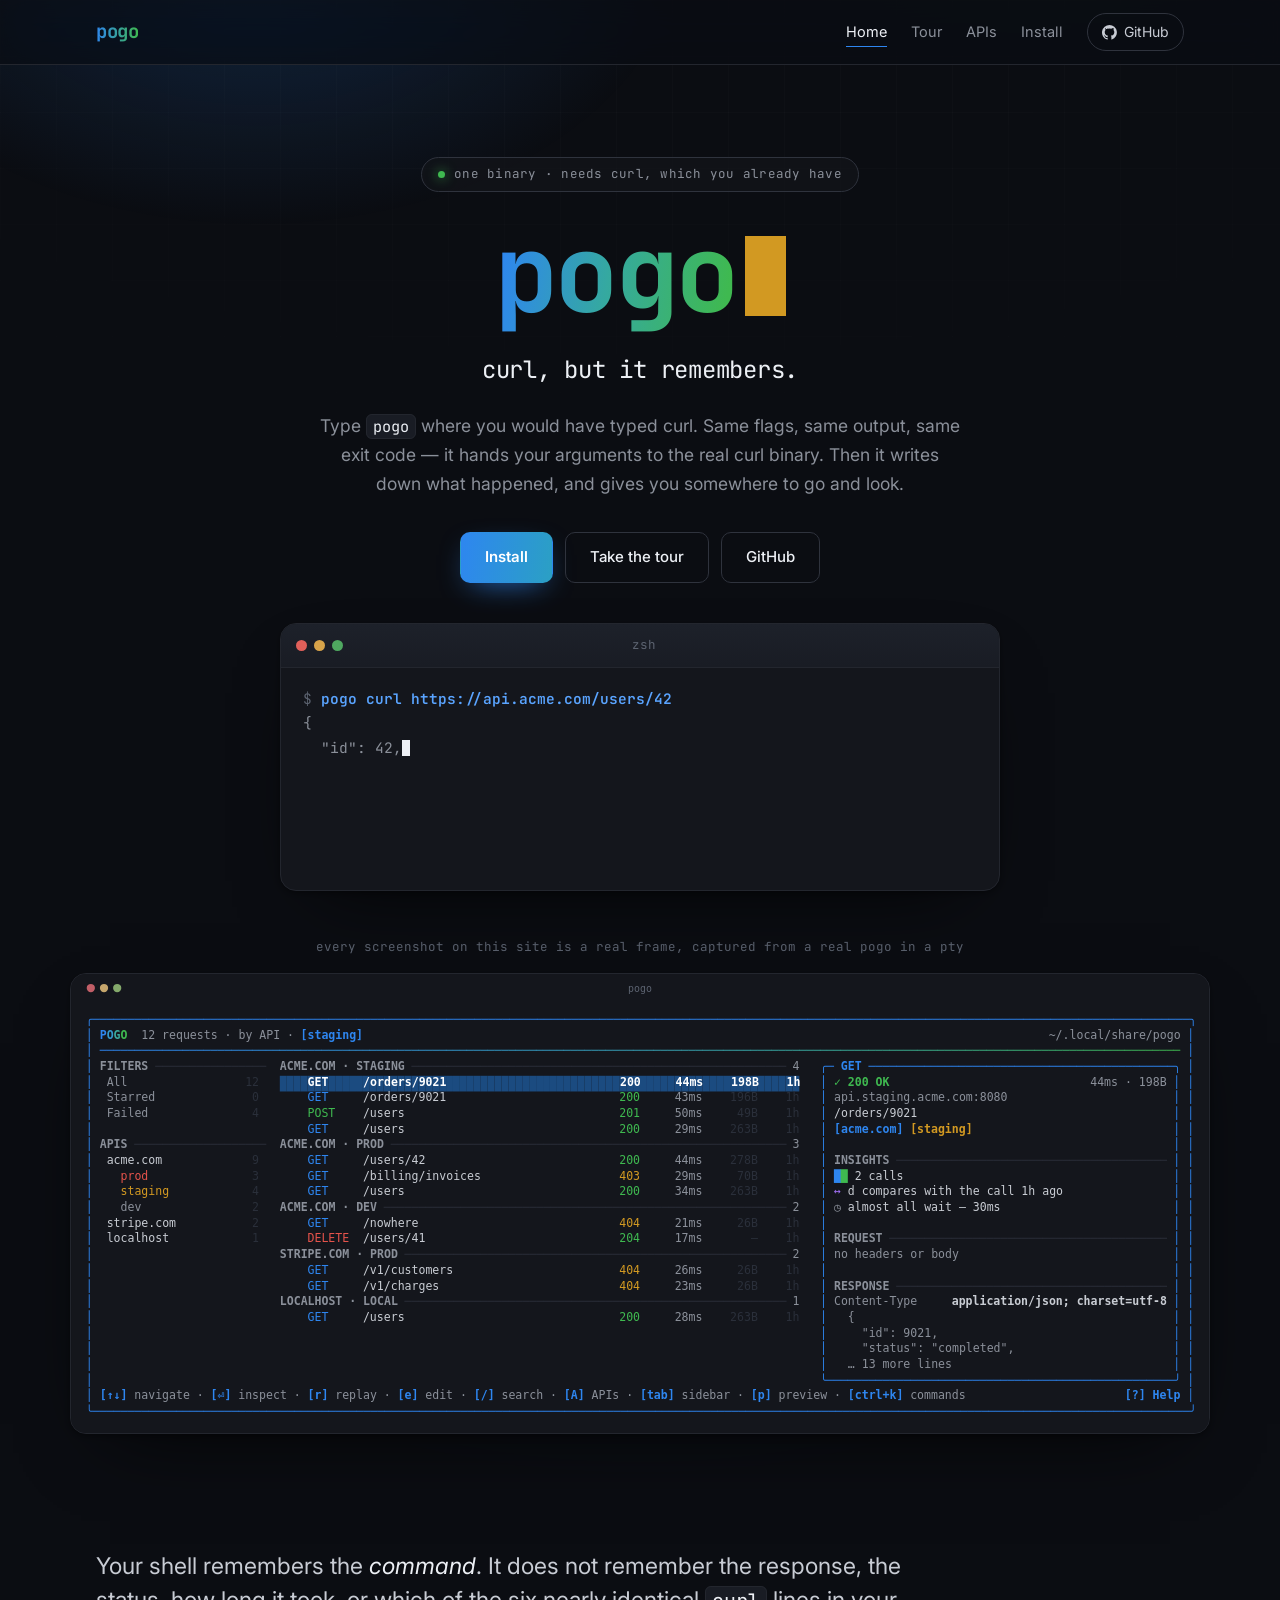
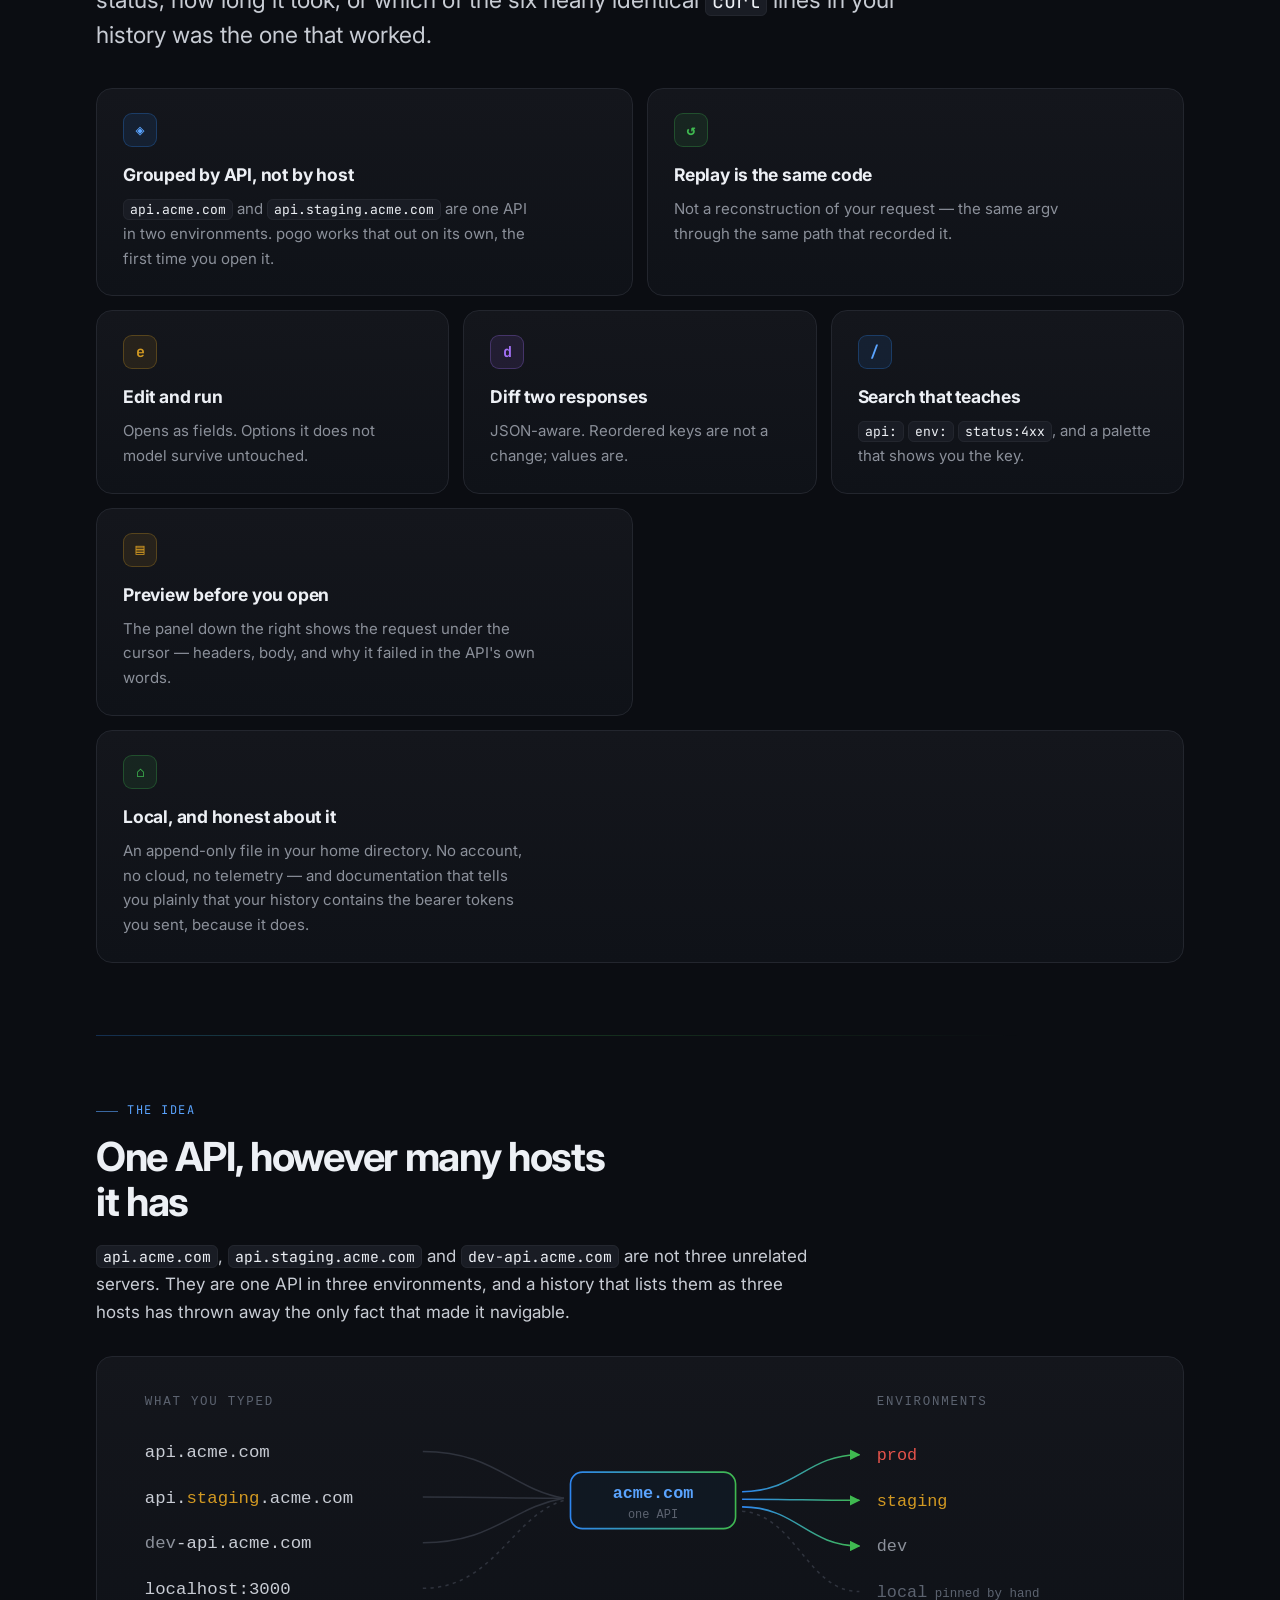
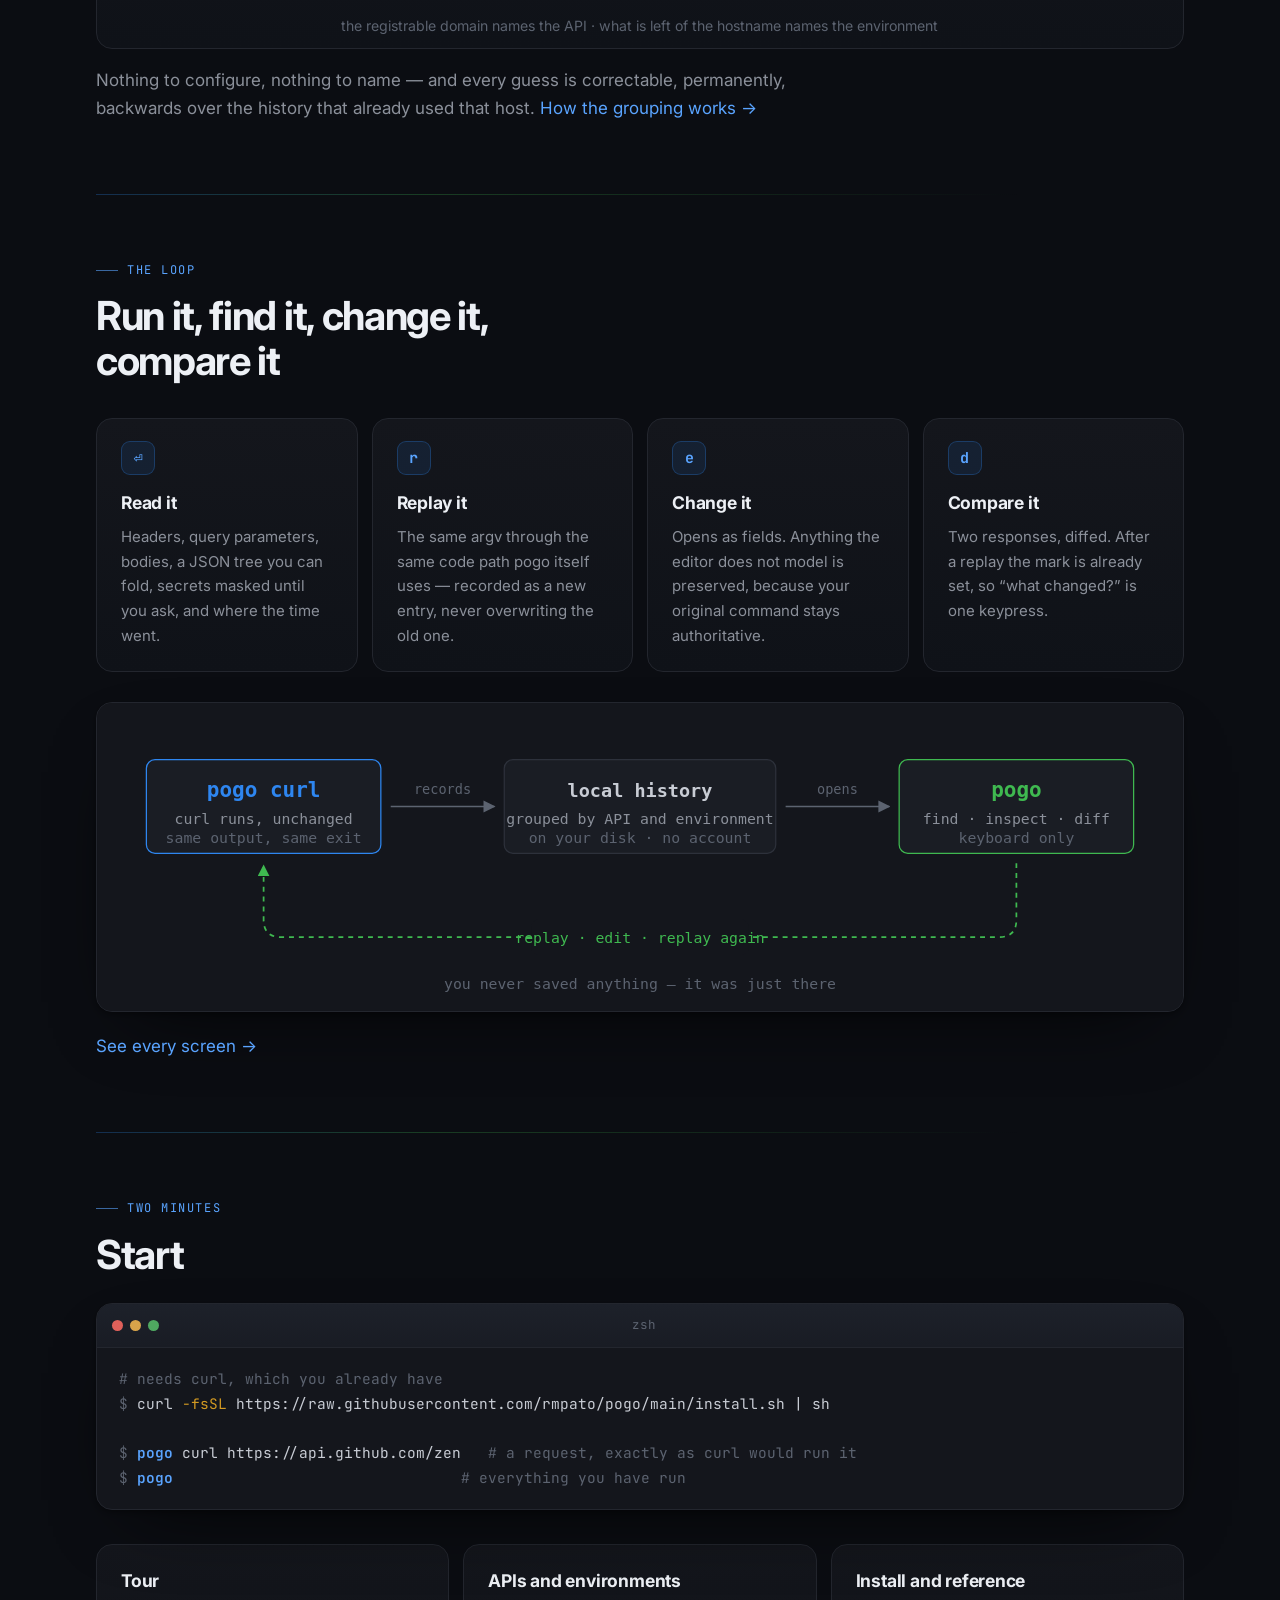
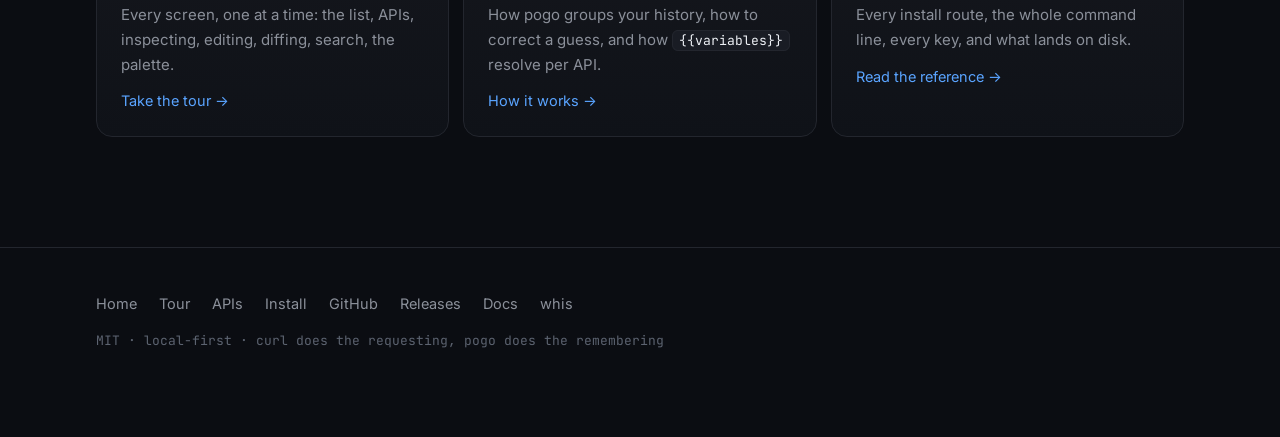
<file: docs/index.html>
<!doctype html>
<html lang="en">
<head>
<meta charset="utf-8">
<meta name="viewport" content="width=device-width, initial-scale=1">
<title>pogo — curl, but it remembers</title>
<meta name="description" content="pogo runs curl and writes down what happened, then gives you a terminal UI over everything it has run — grouped by API, with staging and production as environments of the same thing.">
<meta name="theme-color" content="#0b0d12">
<link rel="canonical" href="https://rmpato.github.io/pogo/">

<meta property="og:type" content="website">
<meta property="og:url" content="https://rmpato.github.io/pogo/">
<meta property="og:title" content="pogo — curl, but it remembers">
<meta property="og:description" content="pogo runs curl and writes down what happened, then gives you a terminal UI over everything it has run — grouped by API, with staging and production as environments of the same thing.">
<meta property="og:image" content="https://rmpato.github.io/pogo/img/pogo-list.svg">
<meta name="twitter:card" content="summary_large_image">

<link rel="icon" href="data:image/svg+xml,<svg xmlns='http://www.w3.org/2000/svg' viewBox='0 0 32 32'><rect width='32' height='32' rx='7' fill='%2314161c'/><path d='M9 24V8h6a5 5 0 0 1 0 10H9' stroke='%232E86F0' stroke-width='3' fill='none'/><circle cx='23' cy='21' r='3' fill='%233FB950'/></svg>">
<link rel="preconnect" href="https://fonts.googleapis.com">
<link rel="preconnect" href="https://fonts.gstatic.com" crossorigin>
<link href="https://fonts.googleapis.com/css2?family=Inter:wght@400;500;600;700;800&family=JetBrains+Mono:wght@400;500;700&display=swap" rel="stylesheet">
<link rel="stylesheet" href="styles.css">
</head>
<body class="is-home">

<a class="skip" href="#main">Skip to content</a>

<header class="nav">
  <div class="shell nav-inner">
    <a class="brand" href="index.html">pogo</a>
    <span class="spacer"></span>
    <nav class="nav-links" aria-label="Site">
      <a href="index.html" aria-current="page">Home</a>
      <a href="tour.html">Tour</a>
      <a href="apis.html">APIs</a>
      <a href="install.html">Install</a>
      <a class="gh" href="https://github.com/rmpato/pogo">
        <svg width="15" height="15" viewBox="0 0 16 16" fill="currentColor" aria-hidden="true"><path d="M8 0a8 8 0 0 0-2.53 15.59c.4.07.55-.17.55-.38l-.01-1.49c-2.01.37-2.53-.5-2.7-.96-.09-.24-.48-.96-.82-1.15-.28-.15-.68-.52-.01-.53.63-.01 1.08.58 1.23.82.72 1.21 1.87.87 2.33.66.07-.52.28-.87.51-1.07-1.78-.2-3.64-.89-3.64-3.95 0-.87.31-1.59.82-2.15-.08-.2-.36-1.02.08-2.12 0 0 .67-.21 2.2.82a7.4 7.4 0 0 1 4 0c1.53-1.04 2.2-.82 2.2-.82.44 1.1.16 1.92.08 2.12.51.56.82 1.27.82 2.15 0 3.07-1.87 3.75-3.65 3.95.29.25.54.73.54 1.48l-.01 2.19c0 .21.15.46.55.38A8 8 0 0 0 8 0Z"/></svg>
        <span>GitHub</span>
      </a>
    </nav>
  </div>
</header>

<main id="main">
<div class="hero shell">
  <span class="eyebrow"><span class="dot"></span>one binary · needs curl, which you already have</span>

  <h1 class="wordmark"><span class="g">pogo</span><span class="caret" aria-hidden="true"></span></h1>
  <p class="tagline">curl, but it remembers.</p>

  <p class="lede">
    Type <code>pogo</code> where you would have typed curl. Same flags, same
    output, same exit code — it hands your arguments to the real curl binary.
    Then it writes down what happened, and gives you somewhere to go and look.
  </p>

  <div class="cta">
    <a class="btn primary" href="install.html">Install</a>
    <a class="btn" href="tour.html">Take the tour</a>
    <a class="btn" href="https://github.com/rmpato/pogo">GitHub</a>
  </div>

  <div class="win">
    <div class="win-bar"><i></i><i></i><i></i><b>zsh</b></div>
<pre class="type" id="type"><span class="c">$</span> <span class="cursor" id="cursor"></span></pre>
  </div>

  <p class="shot-note">every screenshot on this site is a real frame, captured from a real pogo in a pty</p>

  <figure class="hero-shot rise">
    <img src="img/pogo-list.svg" width="1140" height="490" loading="eager"
         alt="pogo's request list: a sidebar of APIs with acme.com expanded into prod, staging and dev, beside requests grouped under headings like ACME.COM · STAGING, each row showing method, path, status, duration and age.">
  </figure>
</div>
<div class="shell">

<section id="overview">
  <p class="lead">
    Your shell remembers the <em>command</em>. It does not remember the response,
    the status, how long it took, or which of the six nearly identical
    <code>curl</code> lines in your history was the one that worked.
  </p>

  <div class="bento">
    <div class="cell wide rise">
      <span class="glyph">◈</span>
      <h3>Grouped by API, not by host</h3>
      <p><code>api.acme.com</code> and <code>api.staging.acme.com</code> are one
         API in two environments. pogo works that out on its own, the first time
         you open it.</p>
    </div>
    <div class="cell wide g2 rise">
      <span class="glyph">↺</span>
      <h3>Replay is the same code</h3>
      <p>Not a reconstruction of your request — the same argv through the same
         path that recorded it.</p>
    </div>
    <div class="cell g3 rise">
      <span class="glyph">e</span>
      <h3>Edit and run</h3>
      <p>Opens as fields. Options it does not model survive untouched.</p>
    </div>
    <div class="cell g4 rise">
      <span class="glyph">d</span>
      <h3>Diff two responses</h3>
      <p>JSON-aware. Reordered keys are not a change; values are.</p>
    </div>
    <div class="cell rise">
      <span class="glyph">/</span>
      <h3>Search that teaches</h3>
      <p><code>api:</code> <code>env:</code> <code>status:4xx</code>, and a
         palette that shows you the key.</p>
    </div>
    <div class="cell wide g3 rise">
      <span class="glyph">▤</span>
      <h3>Preview before you open</h3>
      <p>The panel down the right shows the request under the cursor — headers,
         body, and why it failed in the API's own words.</p>
    </div>
    <div class="cell full g2 rise">
      <span class="glyph">⌂</span>
      <h3>Local, and honest about it</h3>
      <p>An append-only file in your home directory. No account, no cloud, no
         telemetry — and documentation that tells you plainly that your history
         contains the bearer tokens you sent, because it does.</p>
    </div>
  </div>
</section>
<hr class="rule">

<section id="idea">
  <span class="kicker">the idea</span>
  <h2>One API, however many hosts it has</h2>

  <p>
    <code>api.acme.com</code>, <code>api.staging.acme.com</code> and
    <code>dev-api.acme.com</code> are not three unrelated servers. They are one
    API in three environments, and a history that lists them as three hosts has
    thrown away the only fact that made it navigable.
  </p>

  <figure class="rise">
    <svg viewBox="0 0 1000 268" width="100%" height="auto" role="img"
         aria-label="Three hostnames — api.acme.com, api.staging.acme.com and dev-api.acme.com — plus localhost:3000, all resolving to one API, acme.com, whose environments are prod, staging, dev and local."
         style="display:block;border:1px solid #23262e;border-radius:16px;background:linear-gradient(180deg,#14161c,#0f1218)">
      <defs>
        <linearGradient id="flow" x1="0" y1="0" x2="1" y2="0">
          <stop offset="0%" stop-color="#2E86F0"/><stop offset="100%" stop-color="#3FB950"/>
        </linearGradient>
        <marker id="tip" viewBox="0 0 10 10" refX="9" refY="5" markerWidth="7" markerHeight="7" orient="auto">
          <path d="M0 0 L10 5 L0 10 z" fill="#3FB950"/>
        </marker>
      </defs>

      <text x="44" y="44" font-family="ui-monospace,monospace" font-size="11.5" fill="#5c6370" letter-spacing="1.6">WHAT YOU TYPED</text>
      <text x="44" y="92"  font-family="ui-monospace,monospace" font-size="16" fill="#c8ccd4">api.acme.com</text>
      <text x="44" y="134" font-family="ui-monospace,monospace" font-size="16" fill="#c8ccd4">api.<tspan fill="#D29922">staging</tspan>.acme.com</text>
      <text x="44" y="176" font-family="ui-monospace,monospace" font-size="16" fill="#c8ccd4"><tspan fill="#8b909a">dev</tspan>-api.acme.com</text>
      <text x="44" y="218" font-family="ui-monospace,monospace" font-size="16" fill="#c8ccd4">localhost:3000</text>

      <path d="M300 87  C 366 87,  382 122, 430 130" stroke="#2f333d" stroke-width="1.4" fill="none"/>
      <path d="M300 129 C 366 129, 382 130, 430 130" stroke="#2f333d" stroke-width="1.4" fill="none"/>
      <path d="M300 171 C 366 171, 382 138, 430 130" stroke="#2f333d" stroke-width="1.4" fill="none"/>
      <path d="M300 213 C 366 213, 382 146, 430 132" stroke="#2f333d" stroke-width="1.4" fill="none" stroke-dasharray="3 4"/>

      <rect x="436" y="106" width="152" height="52" rx="11" fill="#101822" stroke="url(#flow)" stroke-width="1.5"/>
      <text x="512" y="130" text-anchor="middle" font-family="ui-monospace,monospace" font-size="15.5" font-weight="600" fill="#5aa4ff">acme.com</text>
      <text x="512" y="148" text-anchor="middle" font-family="ui-monospace,monospace" font-size="11" fill="#5c6370">one API</text>

      <path d="M594 124 C 644 124, 654 90,  702 90"  stroke="url(#flow)" stroke-width="1.4" fill="none" marker-end="url(#tip)"/>
      <path d="M594 131 C 644 131, 654 132, 702 132" stroke="url(#flow)" stroke-width="1.4" fill="none" marker-end="url(#tip)"/>
      <path d="M594 138 C 644 138, 654 174, 702 174" stroke="url(#flow)" stroke-width="1.4" fill="none" marker-end="url(#tip)"/>
      <path d="M594 142 C 644 146, 654 216, 702 216" stroke="#2f333d" stroke-width="1.4" fill="none" stroke-dasharray="3 4"/>

      <text x="718" y="44" font-family="ui-monospace,monospace" font-size="11.5" fill="#5c6370" letter-spacing="1.6">ENVIRONMENTS</text>
      <text x="718" y="95"  font-family="ui-monospace,monospace" font-size="15.5" fill="#E5534B">prod</text>
      <text x="718" y="137" font-family="ui-monospace,monospace" font-size="15.5" fill="#D29922">staging</text>
      <text x="718" y="179" font-family="ui-monospace,monospace" font-size="15.5" fill="#8b909a">dev</text>
      <text x="718" y="221" font-family="ui-monospace,monospace" font-size="15.5" fill="#5c6370">local<tspan font-size="11.5">   pinned by hand</tspan></text>

      <text x="500" y="252" text-anchor="middle" font-family="Inter,sans-serif" font-size="13" fill="#5c6370">
        the registrable domain names the API · what is left of the hostname names the environment
      </text>
    </svg>
  </figure>

  <p class="dim">
    Nothing to configure, nothing to name — and every guess is correctable,
    permanently, backwards over the history that already used that host.
    <a href="apis.html">How the grouping works →</a>
  </p>
</section>
<hr class="rule">

<section id="loop">
  <span class="kicker">the loop</span>
  <h2>Run it, find it, change it, compare it</h2>

  <div class="grid four">
    <div class="card rise">
      <span class="key">⏎</span>
      <h3>Read it</h3>
      <p>Headers, query parameters, bodies, a JSON tree you can fold, secrets
         masked until you ask, and where the time went.</p>
    </div>
    <div class="card rise">
      <span class="key">r</span>
      <h3>Replay it</h3>
      <p>The same argv through the same code path pogo itself uses — recorded
         as a new entry, never overwriting the old one.</p>
    </div>
    <div class="card rise">
      <span class="key">e</span>
      <h3>Change it</h3>
      <p>Opens as fields. Anything the editor does not model is preserved,
         because your original command stays authoritative.</p>
    </div>
    <div class="card rise">
      <span class="key">d</span>
      <h3>Compare it</h3>
      <p>Two responses, diffed. After a replay the mark is already set, so “what
         changed?” is one keypress.</p>
    </div>
  </div>

  <figure class="rise">
    <img src="img/loop.svg" width="1140" height="324" loading="lazy"
         alt="A loop: pogo curl runs the request and records it; local history groups it by API and environment; pogo browses, replays and edits it; the edited request runs again.">
  </figure>

  <p class="dim" style="margin-top:20px">
    <a href="tour.html">See every screen →</a>
  </p>
</section>
<hr class="rule">

<section id="start">
  <span class="kicker">two minutes</span>
  <h2>Start</h2>

  <div class="win rise">
    <div class="win-bar"><i></i><i></i><i></i><b>zsh</b></div>
    <button class="copy" type="button" data-copy="curl -fsSL https://raw.githubusercontent.com/rmpato/pogo/main/install.sh | sh">copy</button>
<pre><span class="c"># needs curl, which you already have</span>
<span class="c">$</span> curl <span class="f">-fsSL</span> https://raw.githubusercontent.com/rmpato/pogo/main/install.sh | sh

<span class="c">$</span> <span class="k">pogo</span> curl https://api.github.com/zen   <span class="c"># a request, exactly as curl would run it</span>
<span class="c">$</span> <span class="k">pogo</span>                                <span class="c"># everything you have run</span></pre>
  </div>

  <div class="grid three">
    <a class="card rise" href="tour.html">
      <h3>Tour</h3>
      <p>Every screen, one at a time: the list, APIs, inspecting, editing,
         diffing, search, the palette.</p>
      <span class="more">Take the tour →</span>
    </a>
    <a class="card rise" href="apis.html">
      <h3>APIs and environments</h3>
      <p>How pogo groups your history, how to correct a guess, and how
         <code>{{variables}}</code> resolve per API.</p>
      <span class="more">How it works →</span>
    </a>
    <a class="card rise" href="install.html">
      <h3>Install and reference</h3>
      <p>Every install route, the whole command line, every key, and what
         lands on disk.</p>
      <span class="more">Read the reference →</span>
    </a>
  </div>
</section>

</div>
</main>

<footer>
  <div class="shell">
    <div class="links">
      <a href="index.html">Home</a>
      <a href="tour.html">Tour</a>
      <a href="apis.html">APIs</a>
      <a href="install.html">Install</a>
      <a href="https://github.com/rmpato/pogo">GitHub</a>
      <a href="https://github.com/rmpato/pogo/releases">Releases</a>
      <a href="https://github.com/rmpato/pogo/blob/main/docs/README.md">Docs</a>
      <a href="https://github.com/rmpato/whis">whis</a>
    </div>
    <p class="sig">MIT · local-first · curl does the requesting, pogo does the remembering</p>
  </div>
</footer>

<script src="site.js" defer></script>
</body>
</html>
</file>
<file: docs/styles.css>
/* pogo — website styles.
   Generated pages, hand-written CSS. See scripts/site/build.py.

   The palette is internal/ui/theme.go, and the surfaces are the ones the
   screenshots are drawn on — so the page and the tool are the same colours
   rather than merely similar ones. */

:root {
  --bg:       #0b0d12;
  --bg-2:     #0f1218;
  --panel:    #14161c;
  --panel-2:  #191c24;
  --line:     #23262e;
  --line-2:   #2f333d;
  --text:     #c8ccd4;
  --bright:   #edf0f5;
  --dim:      #8b909a;
  --faint:    #5c6370;

  --brand:    #2E86F0;
  --brand-2:  #5aa4ff;
  --accent:   #3FB950;
  --warn:     #D29922;
  --danger:   #E5534B;
  --alt:      #A371F7;

  --mono: "JetBrains Mono", ui-monospace, SFMono-Regular, Menlo, Consolas, "DejaVu Sans Mono", monospace;
  --sans: "Inter", -apple-system, BlinkMacSystemFont, "Segoe UI", Roboto, Helvetica, Arial, sans-serif;

  --r:     16px;
  --r-sm:  10px;
  --shell: 1140px;

  --shadow: 0 30px 80px -40px rgba(0,0,0,.95), 0 2px 8px -2px rgba(0,0,0,.6);
}

*, *::before, *::after { box-sizing: border-box; }
html { -webkit-text-size-adjust: 100%; scroll-behavior: smooth; scroll-padding-top: 92px; }

body {
  margin: 0;
  background: var(--bg);
  color: var(--text);
  font-family: var(--sans);
  font-size: 17px;
  line-height: 1.65;
  -webkit-font-smoothing: antialiased;
  overflow-x: hidden;
}

/* A faint grid, and the brand glow over it, so the page has a floor to sit on
   instead of a flat black. The glow is only worth it behind a hero. */
body::before {
  content: "";
  position: fixed; inset: 0;
  background-image:
    linear-gradient(rgba(255,255,255,.014) 1px, transparent 1px),
    linear-gradient(90deg, rgba(255,255,255,.014) 1px, transparent 1px);
  background-size: 56px 56px;
  mask-image: radial-gradient(120% 70% at 50% 0%, #000 25%, transparent 75%);
  pointer-events: none; z-index: 0;
}
body.is-home::after {
  content: "";
  position: fixed; inset: -35% 0 auto 0; height: 900px;
  background:
    radial-gradient(48% 46% at 20% 28%, rgba(46,134,240,.22), transparent 70%),
    radial-gradient(42% 42% at 80% 12%, rgba(63,185,80,.14), transparent 70%);
  pointer-events: none; z-index: 0;
}

.shell { max-width: var(--shell); margin: 0 auto; padding: 0 26px; position: relative; z-index: 1; }

a { color: var(--brand-2); text-decoration: none; }
a:hover { text-decoration: underline; }
code, pre, .mono { font-family: var(--mono); }
::selection { background: rgba(46,134,240,.32); color: #fff; }

:focus-visible { outline: 2px solid var(--brand); outline-offset: 3px; border-radius: 4px; }

.skip {
  position: absolute; left: -9999px; top: 12px; z-index: 60;
  background: var(--panel); border: 1px solid var(--brand); border-radius: 8px;
  padding: 8px 16px; color: var(--bright);
}
.skip:focus { left: 26px; }

/* ------------------------------------------------------------------- nav -- */

.nav {
  position: sticky; top: 0; z-index: 40;
  background: rgba(11,13,18,.72);
  backdrop-filter: saturate(170%) blur(16px);
  border-bottom: 1px solid var(--line);
}
.nav-inner { display: flex; align-items: center; gap: 26px; height: 64px; }
.nav .brand {
  font-family: var(--mono); font-weight: 700; font-size: 19px; letter-spacing: -.02em;
  background: linear-gradient(92deg, var(--brand), var(--accent));
  -webkit-background-clip: text; background-clip: text; color: transparent;
}
.nav .spacer { flex: 1; }
.nav-links { display: flex; gap: 24px; align-items: center; }
.nav-links a { color: var(--dim); font-size: 14.5px; padding: 3px 0; border-bottom: 1px solid transparent; }
.nav-links a:hover { color: var(--bright); text-decoration: none; }
.nav-links a[aria-current="page"] { color: var(--bright); border-bottom-color: var(--brand); }
.nav .gh {
  display: inline-flex; align-items: center; gap: 7px;
  border: 1px solid var(--line-2); border-radius: 999px;
  padding: 6px 14px; color: var(--text); font-size: 14px; border-bottom-width: 1px;
}
.nav .gh:hover { border-color: var(--brand); text-decoration: none; }
@media (max-width: 620px) { .nav-links { gap: 15px; } .nav .gh span { display: none; } }
@media (max-width: 460px) { .nav-inner { gap: 12px; } .nav-links a { font-size: 13.5px; } }

/* ------------------------------------------------------------------ hero -- */

.hero { padding: 92px 0 0; text-align: center; }

.eyebrow {
  display: inline-flex; align-items: center; gap: 9px;
  font-family: var(--mono); font-size: 12.5px; letter-spacing: .02em;
  color: var(--dim);
  border: 1px solid var(--line-2); border-radius: 999px;
  padding: 6px 16px; margin-bottom: 30px;
  background: rgba(20,22,28,.6);
}
.eyebrow .dot {
  width: 7px; height: 7px; border-radius: 50%;
  background: var(--accent); box-shadow: 0 0 12px rgba(63,185,80,.9);
}

h1.wordmark {
  font-family: var(--mono); font-weight: 700;
  font-size: clamp(58px, 11vw, 108px);
  letter-spacing: -.045em; line-height: .95; margin: 0;
}
h1.wordmark .g {
  background: linear-gradient(100deg, var(--brand) 6%, #35a9a0 48%, var(--accent) 94%);
  -webkit-background-clip: text; background-clip: text; color: transparent;
}
h1.wordmark .caret {
  display: inline-block; width: .38em; height: .74em;
  background: var(--warn); margin-left: .09em; vertical-align: -.04em;
  animation: blink 1.15s step-end infinite;
}
@keyframes blink { 50% { opacity: 0; } }

.tagline {
  font-family: var(--mono); font-size: clamp(18px, 2.7vw, 24px);
  color: var(--bright); margin: 26px 0 0; letter-spacing: -.01em;
}
.lede { max-width: 640px; margin: 22px auto 0; color: var(--dim); font-size: 17.5px; }

.cta { display: flex; gap: 12px; justify-content: center; flex-wrap: wrap; margin: 34px 0 0; }
.btn {
  display: inline-flex; align-items: center; gap: 8px;
  padding: 12px 24px; border-radius: var(--r-sm);
  border: 1px solid var(--line-2); color: var(--bright);
  font-size: 15px; font-weight: 500;
  transition: border-color .16s ease, transform .16s ease, background .16s ease;
}
.btn:hover { border-color: var(--brand); background: rgba(46,134,240,.06); text-decoration: none; transform: translateY(-1px); }
.btn.primary {
  background: linear-gradient(100deg, var(--brand), #2ba0c4);
  border-color: transparent; color: #fff; font-weight: 600;
  box-shadow: 0 10px 30px -12px rgba(46,134,240,.85);
}
.btn.primary:hover { filter: brightness(1.09); background: linear-gradient(100deg, var(--brand), #2ba0c4); }

.hero .win { max-width: 720px; margin: 40px auto 0; text-align: left; }
/* Reserve the finished height, so typing fills a box rather than growing one
   and pushing the page down as it goes. */
.type { min-height: calc(9 * 1.7em); }
.cursor {
  display: inline-block; width: .55em; height: 1.05em;
  background: var(--bright); vertical-align: -.18em;
  animation: blink 1.05s step-end infinite;
}
.cursor.off { display: none; }

.shot-note { font-family: var(--mono); font-size: 12.5px; color: var(--faint); margin: 46px 0 16px; }

.hero-shot { position: relative; margin: 0; }
.hero-shot::after {
  content: ""; position: absolute; inset: 12% 8% -8% 8%;
  background: radial-gradient(60% 50% at 50% 50%, rgba(46,134,240,.28), transparent 72%);
  filter: blur(46px); z-index: -1;
}

/* --------------------------------------------------------- page headers -- */

.page-head { padding: 74px 0 0; }
.page-head h1 {
  font-size: clamp(34px, 5vw, 50px); font-weight: 700;
  letter-spacing: -.035em; line-height: 1.08;
  color: var(--bright); margin: 0 0 16px; max-width: 18ch;
}
.page-head p { max-width: 62ch; color: var(--dim); font-size: 18px; margin: 0; }

/* A pill row of the sections on this page: the whole point is that a long
   page announces its parts before you scroll through them. */
.jump { display: flex; flex-wrap: wrap; gap: 8px; margin: 30px 0 0; }
.jump a {
  font-family: var(--mono); font-size: 13px; color: var(--dim);
  border: 1px solid var(--line-2); border-radius: 999px;
  padding: 6px 14px; background: var(--panel);
  transition: border-color .15s ease, color .15s ease;
}
.jump a:hover { color: var(--bright); border-color: var(--brand); text-decoration: none; }

/* ---------------------------------------------------------------- chrome -- */
/* Code blocks wear the chrome the screenshots already have, because they are
   the same thing: a terminal. */

.win {
  position: relative;
  background: var(--panel);
  border: 1px solid var(--line);
  border-radius: var(--r);
  overflow: hidden;
  margin: 26px 0 0;
  box-shadow: var(--shadow);
}
.win-bar {
  display: flex; align-items: center; gap: 7px;
  padding: 11px 15px;
  background: linear-gradient(180deg, #1d212a, var(--panel-2));
  border-bottom: 1px solid var(--line);
}
.win-bar i { width: 11px; height: 11px; border-radius: 50%; display: block; }
.win-bar i:nth-child(1) { background: #e0605a; }
.win-bar i:nth-child(2) { background: #d8a44a; }
.win-bar i:nth-child(3) { background: #4fa860; }
.win-bar b {
  flex: 1; text-align: center; margin-right: 46px;
  font-family: var(--mono); font-size: 12.5px; font-weight: 400; color: var(--faint);
}
.win pre { margin: 0; border: 0; border-radius: 0; background: transparent; box-shadow: none; }

.copy {
  position: absolute; top: 9px; right: 11px; z-index: 2;
  font-family: var(--mono); font-size: 11.5px; color: var(--faint);
  background: var(--panel); border: 1px solid var(--line-2); border-radius: 7px;
  padding: 3px 10px; cursor: pointer;
  opacity: 0; transition: opacity .15s ease, color .15s ease, border-color .15s ease;
}
.win:hover .copy, .copy:focus-visible { opacity: 1; }
.copy:hover { color: var(--bright); border-color: var(--brand); }
.copy.done { color: var(--accent); border-color: var(--accent); opacity: 1; }

pre {
  background: var(--panel); border: 1px solid var(--line); border-radius: var(--r);
  padding: 19px 22px; margin: 26px 0 0;
  overflow-x: auto; font-size: 14.5px; line-height: 1.7;
}
pre .c { color: var(--faint); }
pre .k { color: var(--brand-2); font-weight: 600; }
pre .f { color: var(--warn); }
pre .s { color: var(--accent); }
pre .o { color: var(--dim); }

code:not(pre code) {
  background: var(--panel-2); border: 1px solid var(--line);
  border-radius: 6px; padding: 1px 6px; font-size: .87em; color: var(--bright);
}

/* -------------------------------------------------------------- sections -- */

section { padding: 92px 0 0; }
.page-head + section { padding-top: 64px; }
section.tight { padding-top: 30px; }
section.tight .tabs { margin-top: 22px; }

.kicker {
  display: inline-flex; align-items: center; gap: 9px;
  font-family: var(--mono); font-size: 12px; letter-spacing: .13em;
  text-transform: uppercase; color: var(--brand-2); margin: 0 0 14px;
}
.kicker::before { content: ""; width: 22px; height: 1px; background: currentColor; opacity: .6; }

h2 {
  font-size: clamp(28px, 4vw, 40px); font-weight: 700;
  letter-spacing: -.033em; line-height: 1.12;
  color: var(--bright); margin: 0 0 16px; max-width: 20ch;
}
h3 { font-size: 17.5px; color: var(--bright); margin: 0 0 7px; letter-spacing: -.012em; }
section p { max-width: 66ch; }
p.dim { color: var(--dim); }
p.lead { font-size: clamp(19px, 2.3vw, 23px); color: var(--text); max-width: 60ch; line-height: 1.5; }
p.lead em { color: var(--bright); font-style: italic; }

hr.rule {
  border: 0; height: 1px; margin: 72px 0 0;
  background: linear-gradient(90deg, var(--brand), var(--accent) 30%, transparent 85%);
  opacity: .28;
}
/* A rule already separates two sections; the section's own padding on top of
   it leaves a hole you scroll through. */
hr.rule + section { padding-top: 56px; }

figure { margin: 30px 0 0; }
figure img {
  display: block; width: 100%; height: auto;
  border: 1px solid var(--line); border-radius: var(--r);
  background: var(--panel); box-shadow: var(--shadow);
}
figcaption { color: var(--faint); font-size: 14px; margin-top: 13px; }

/* A row of text beside a picture, which reads faster than either alone. */
.split { display: grid; grid-template-columns: 1fr 1fr; gap: 34px; align-items: center; margin-top: 34px; }
.split > figure { margin: 0; }
.split p:first-child { margin-top: 0; }
@media (max-width: 900px) { .split { grid-template-columns: 1fr; gap: 22px; } }

/* ----------------------------------------------------------------- tabs -- */
/* With JavaScript off, every panel is simply visible: the tabs are an
   improvement on a long page, not a requirement for reading one. */

.tabs { margin-top: 34px; }
.tablist {
  display: flex; gap: 6px; flex-wrap: wrap;
  padding-bottom: 14px; border-bottom: 1px solid var(--line);
}
.tablist button {
  font-family: var(--sans); font-size: 14.5px; color: var(--dim);
  background: transparent; border: 1px solid transparent; border-radius: 999px;
  padding: 7px 15px; cursor: pointer;
  transition: color .15s ease, background .15s ease, border-color .15s ease;
}
.tablist button:hover { color: var(--bright); background: rgba(255,255,255,.03); }
.tablist button[aria-selected="true"] {
  color: var(--bright); background: rgba(46,134,240,.12); border-color: rgba(46,134,240,.4);
}
.tabs[data-ready] [role="tabpanel"][hidden] { display: none; }
[role="tabpanel"] { padding-top: 8px; }
[role="tabpanel"] > h3 { font-size: 21px; margin: 22px 0 8px; letter-spacing: -.02em; }
[role="tabpanel"] > p { color: var(--dim); max-width: 68ch; margin: 0; }

/* Panels that are not the selected one still exist for no-JS readers, so give
   them a heading rule to separate them. */
.tabs:not([data-ready]) [role="tabpanel"] { border-top: 1px solid var(--line); margin-top: 26px; }
.tabs:not([data-ready]) .tablist { display: none; }

/* ---------------------------------------------------------------- bento -- */

.bento { display: grid; gap: 14px; margin-top: 36px; grid-template-columns: repeat(6, 1fr); }
.cell {
  grid-column: span 2;
  background: linear-gradient(180deg, var(--panel), var(--bg-2));
  border: 1px solid var(--line); border-radius: var(--r);
  padding: 24px 26px;
  transition: border-color .18s ease, transform .18s ease;
}
.cell:hover { border-color: var(--line-2); transform: translateY(-2px); }
.cell.wide { grid-column: span 3; }
.cell.full { grid-column: span 6; }
.cell p { margin: 0; color: var(--dim); font-size: 15px; max-width: 46ch; }
.cell .glyph {
  display: inline-flex; align-items: center; justify-content: center;
  width: 34px; height: 34px; margin-bottom: 14px; border-radius: 9px;
  font-family: var(--mono); font-size: 15px; font-weight: 700;
  color: var(--brand-2); background: rgba(46,134,240,.10);
  border: 1px solid rgba(46,134,240,.28);
}
.cell.g2 .glyph { color: var(--accent); background: rgba(63,185,80,.10); border-color: rgba(63,185,80,.28); }
.cell.g3 .glyph { color: var(--warn);   background: rgba(210,153,34,.10); border-color: rgba(210,153,34,.28); }
.cell.g4 .glyph { color: var(--alt);    background: rgba(163,113,247,.10); border-color: rgba(163,113,247,.28); }
@media (max-width: 900px) { .bento { grid-template-columns: repeat(2, 1fr); }
  .cell, .cell.wide { grid-column: span 1; } .cell.full { grid-column: span 2; } }
@media (max-width: 620px) { .bento { grid-template-columns: 1fr; }
  .cell, .cell.wide, .cell.full { grid-column: span 1; } }

.grid { display: grid; gap: 14px; margin-top: 34px; }
.grid.two   { grid-template-columns: repeat(2, minmax(0,1fr)); }
.grid.three { grid-template-columns: repeat(3, minmax(0,1fr)); }
.grid.four  { grid-template-columns: repeat(4, minmax(0,1fr)); }
@media (max-width: 900px) { .grid.four { grid-template-columns: repeat(2, minmax(0,1fr)); } }
@media (max-width: 700px) { .grid.two, .grid.three, .grid.four { grid-template-columns: 1fr; } }

.card {
  background: linear-gradient(180deg, var(--panel), var(--bg-2));
  border: 1px solid var(--line); border-radius: var(--r); padding: 22px 24px;
  transition: border-color .18s ease, transform .18s ease;
}
.card:hover { border-color: var(--line-2); transform: translateY(-2px); }
.card p { margin: 0; color: var(--dim); font-size: 15px; }
.card .key {
  display: inline-flex; align-items: center; justify-content: center;
  min-width: 34px; height: 34px; padding: 0 10px; margin-bottom: 14px;
  font-family: var(--mono); font-size: 15px; font-weight: 700; color: var(--brand-2);
  background: rgba(46,134,240,.10); border: 1px solid rgba(46,134,240,.28); border-radius: 9px;
}
.card .num {
  font-family: var(--mono); font-size: 12px; letter-spacing: .12em;
  color: var(--faint); display: block; margin-bottom: 9px;
}
a.card { display: block; color: inherit; }
a.card:hover { text-decoration: none; border-color: var(--brand); }
a.card .more { color: var(--brand-2); font-size: 14.5px; display: inline-block; margin-top: 12px; }

.note {
  background: rgba(229,83,75,.055);
  border: 1px solid rgba(229,83,75,.30); border-left-width: 3px;
  border-radius: var(--r-sm); padding: 17px 21px; margin-top: 28px;
  font-size: 15.5px; max-width: 68ch;
}
.note strong { color: #f4a49e; }

table { width: 100%; border-collapse: collapse; margin-top: 30px; font-size: 15px; }
th, td { text-align: left; padding: 11px 15px; border-bottom: 1px solid var(--line); }
thead th { color: var(--dim); font-weight: 500; font-size: 12.5px; letter-spacing: .09em; text-transform: uppercase; }
tbody tr { transition: background .12s ease; }
tbody tr:hover { background: rgba(255,255,255,.02); }
td.yes { color: var(--accent); font-weight: 500; }
td.no  { color: var(--faint); }
td.k, th.k { font-family: var(--mono); color: var(--brand-2); font-weight: 600; }

/* A two-column reference reads as a list, not a spreadsheet: the term column
   is as wide as its widest term and no wider. */
table.ref th:first-child, table.ref td:first-child { width: 1%; white-space: nowrap; padding-right: 34px; }
table.ref td:last-child.k, table.ref th:last-child.k { text-align: right; }
td.m { font-family: var(--mono); color: var(--text); }
.scroll-x { overflow-x: auto; }

.keys { display: flex; flex-wrap: wrap; gap: 9px; margin-top: 28px; }
.keys span {
  font-family: var(--mono); font-size: 13px;
  border: 1px solid var(--line-2); border-radius: 8px;
  padding: 7px 12px; color: var(--dim); background: var(--panel);
  transition: border-color .15s ease, color .15s ease;
}
.keys span:hover { border-color: var(--brand); color: var(--bright); }
.keys span b { color: var(--brand-2); font-weight: 600; }

.rise { opacity: 0; transform: translateY(16px); transition: opacity .55s cubic-bezier(.2,.7,.3,1), transform .55s cubic-bezier(.2,.7,.3,1); }
.rise.in { opacity: 1; transform: none; }

@media (prefers-reduced-motion: reduce) {
  html { scroll-behavior: auto; }
  h1.wordmark .caret, .cursor { animation: none; }
  .rise { opacity: 1; transform: none; transition: none; }
  .btn:hover, .card:hover, .cell:hover { transform: none; }
}

/* --------------------------------------------------------------- footer -- */

footer {
  margin-top: 110px; padding: 44px 0 72px;
  border-top: 1px solid var(--line); color: var(--faint); font-size: 14.5px;
}
footer a { color: var(--dim); }
footer a:hover { color: var(--bright); }
footer .links { display: flex; gap: 22px; flex-wrap: wrap; margin-bottom: 14px; }
footer .sig { font-family: var(--mono); font-size: 13px; }

/* The next page, at the end of this one. */
.next {
  display: flex; gap: 14px; flex-wrap: wrap;
  margin-top: 92px; padding-top: 34px; border-top: 1px solid var(--line);
}
</file>
